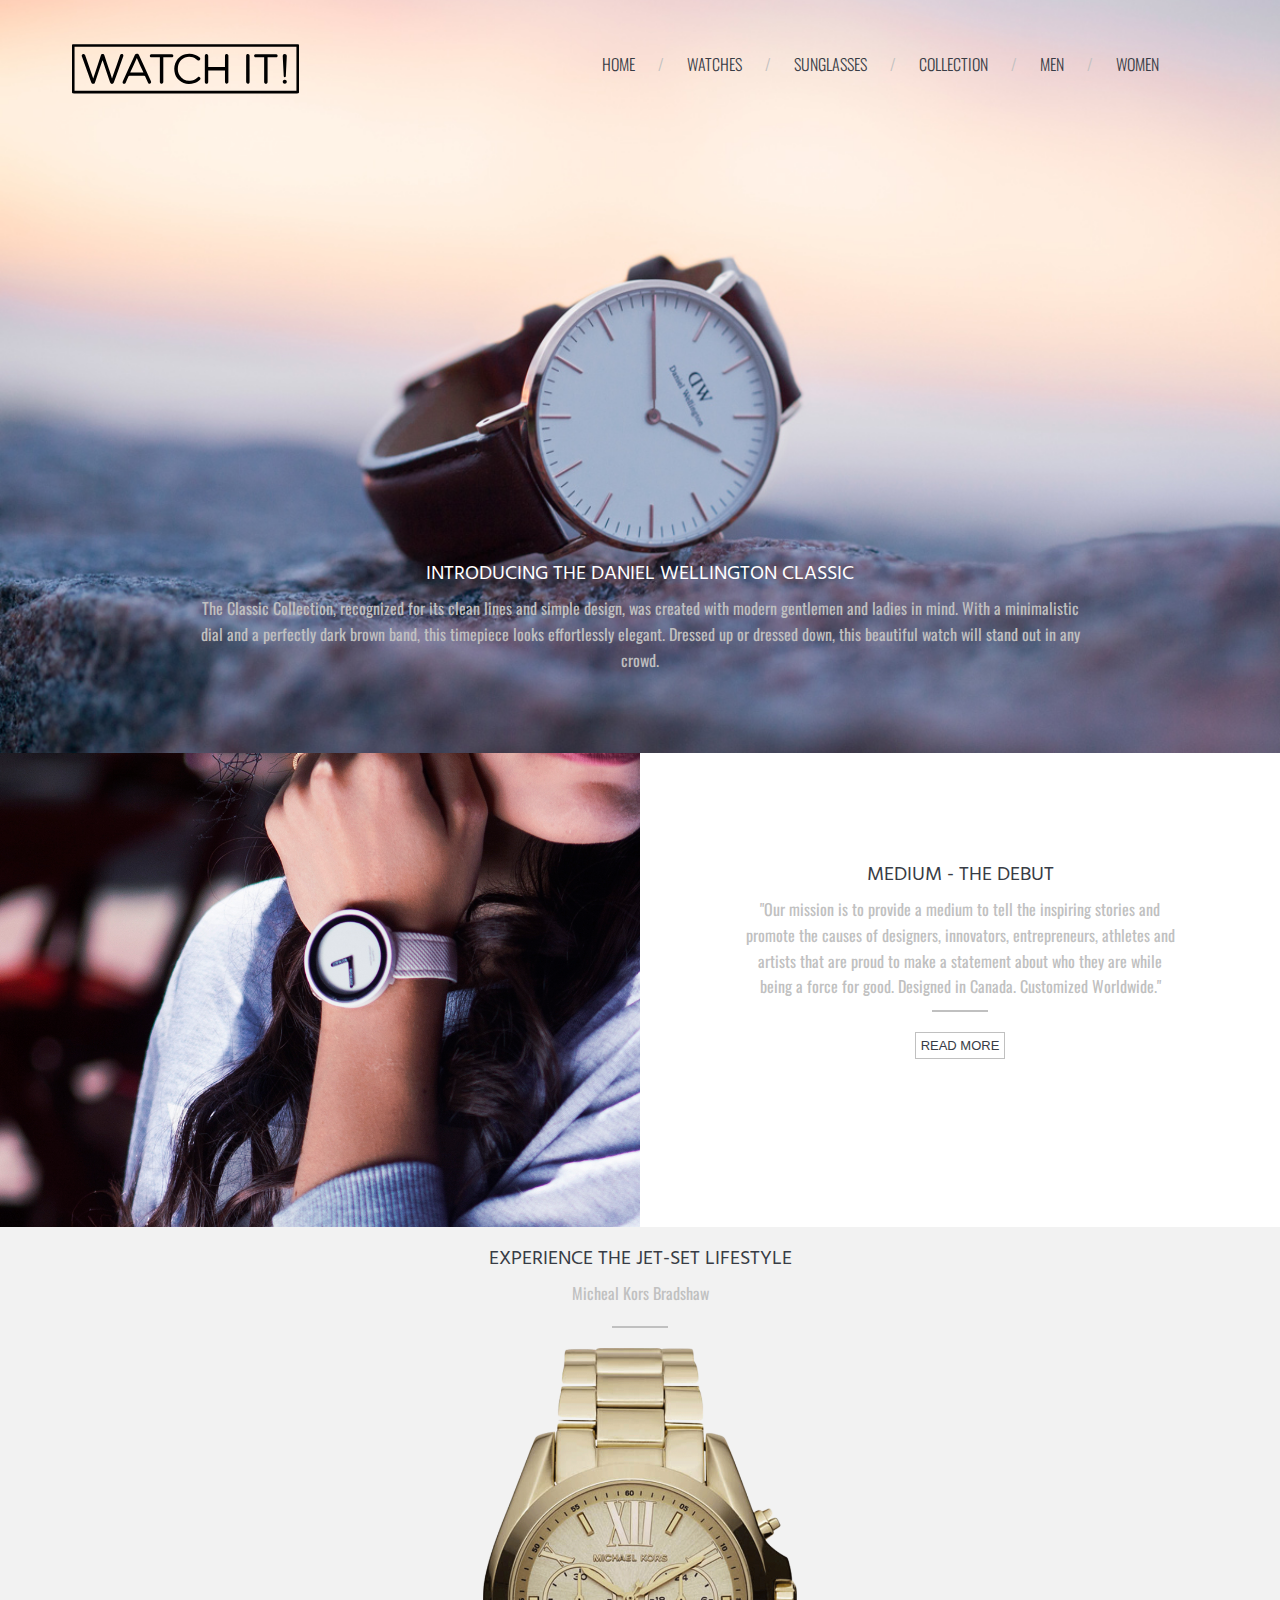
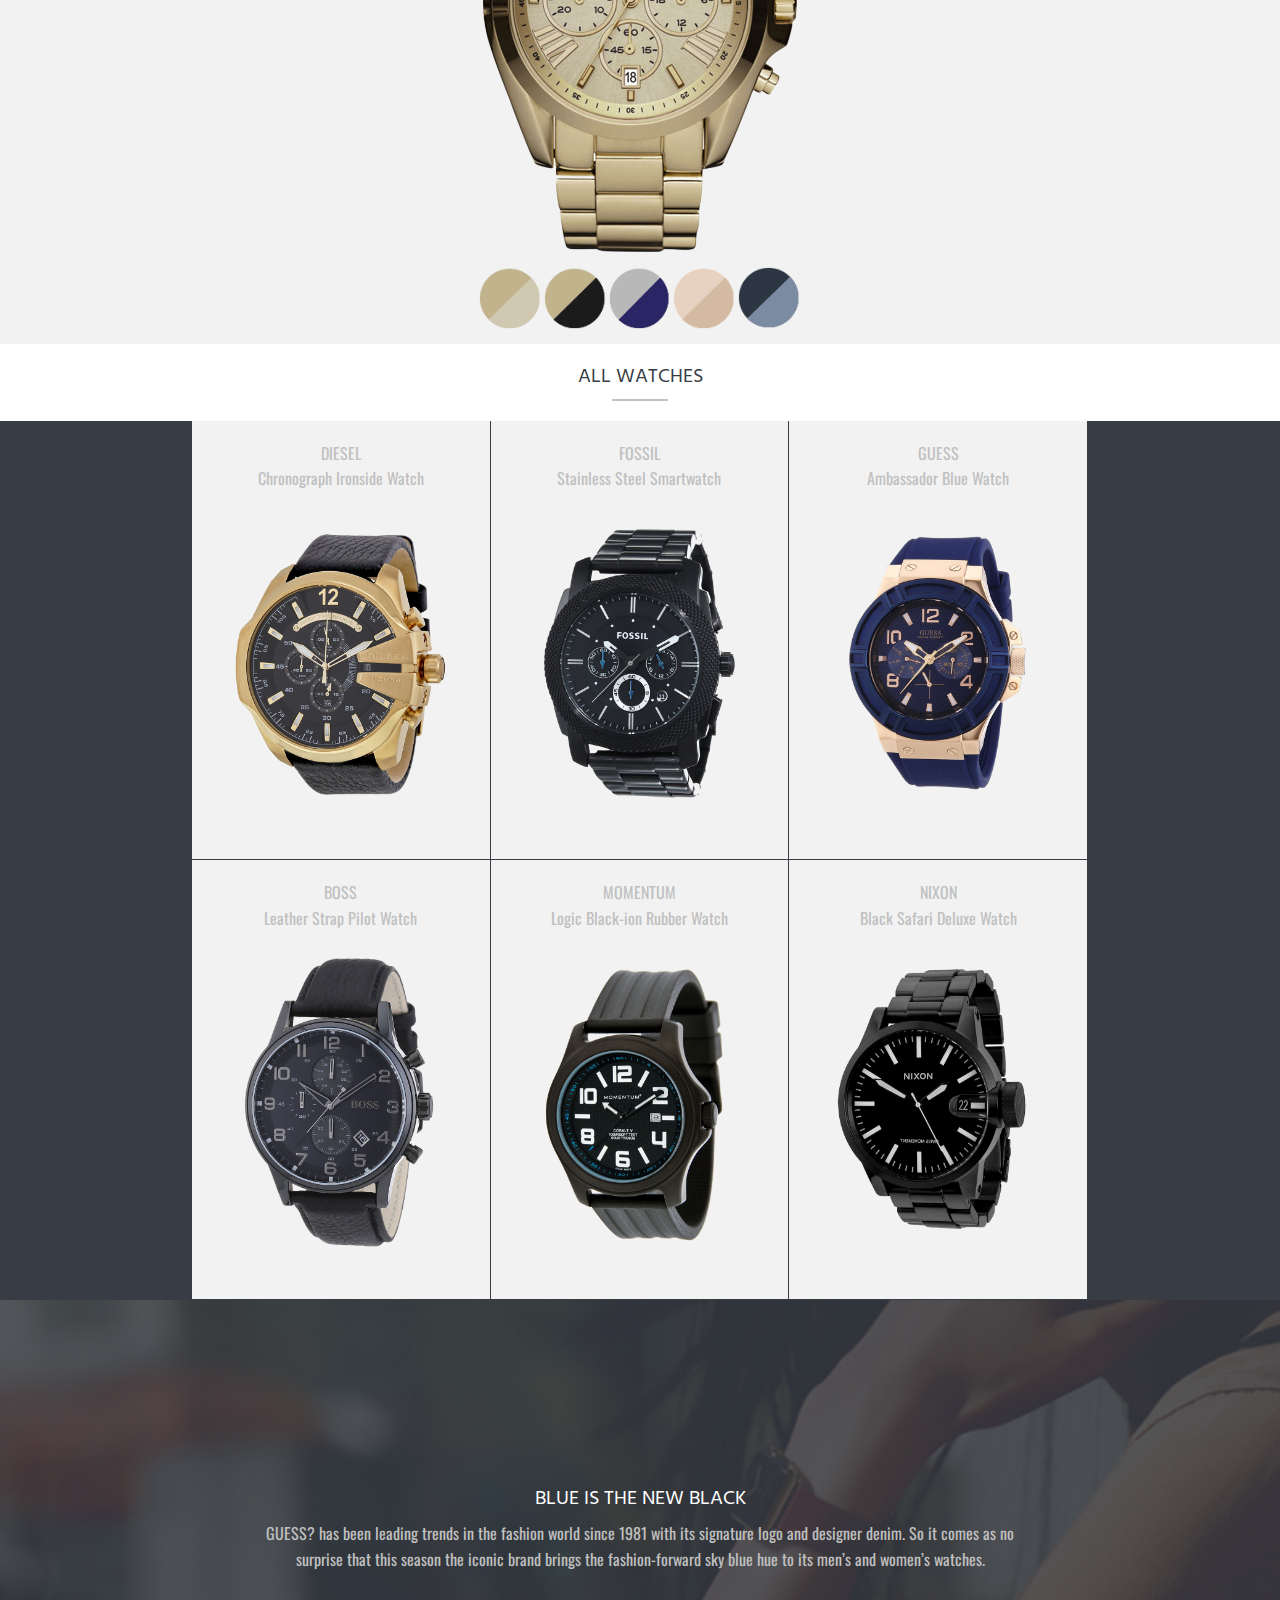
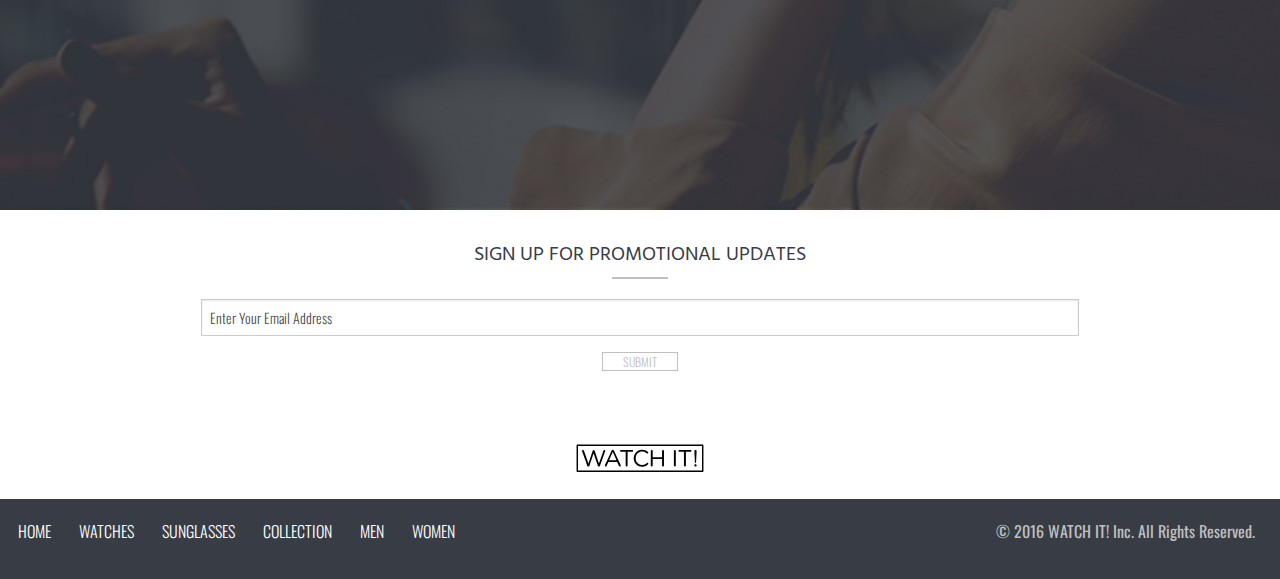
<file: watch_it/index.html>
<!doctype html>
<html class="no-js" lang="en">
  <head>
    <meta charset="utf-8" />
    <meta name="viewport" content="width=device-width, initial-scale=1.0" />
    <title>Watch It!</title>
    <link rel="stylesheet" href="css/normalize.css" />
    <link rel="stylesheet" href="css/foundation.css" />
    <link rel="stylesheet" href="css/app.css" />
    <script src="js/vendor/modernizr.js"></script>
    <script src="js/TweenMax.min.js"></script>
    <link href="https://fonts.googleapis.com/css?family=Hind%7COswald:300" rel="stylesheet">
  </head>
  <body>
    
    <h1 class="hide">Watch It!</h1>
    <header>
      <div class="row collapse">
        <div class="small-12 columns hide-for-medium-up">
          <nav class="top-bar" data-topbar>
            <ul class="title-area">
              <li class="name">
              </li>
              <li class="toggle-topbar menu-icon"><a href="#"><span></span></a></li>
            </ul>
                              
            <h2 class="hide">Mobile Navigation</h2>
              <ul id="mobileNav">
                <li><a href="index.html">HOME</a></li>
              <li><a href="#">WATCHES</a></li>
              <li><a href="#">SUNGLASSES</a></li>
              <li><a href="#">COLLECTION</a></li>
              <li><a href="#">MEN</a></li>
              <li><a href="#">WOMEN</a></li>
              </ul>
          </nav>
        </div>
      </div>

      <div id="logoCon">
        <div class="small-6 large-2 columns">
          <img src="images/logo.svg" alt="Watch It!" id="logo">
        </div>
      </div>
            
      <div class="row">
        <div class="medium-12 large-12 x-large-12 columns show-for-medium-up">
          <nav id="mainNav">
            <h2 class="hide">Main Navigation</h2>
            <ul>
              <li><a href="index.html">HOME</a> /</li>
              <li><a href="#">WATCHES</a> /</li>
              <li><a href="#">SUNGLASSES</a> /</li>
              <li><a href="#">COLLECTION</a> /</li>
              <li><a href="#">MEN</a> /</li>
              <li><a href="#">WOMEN</a></li>
            </ul>
          </nav>
        </div>
      </div>
      <div class="small-12 columns large-12 columns wide" id="headerImg">
            <img src="images/header_img.jpg" alt="Header Image" id="dwWatch">
            <h2 id="classicTitle">INTRODUCING THE DANIEL WELLINGTON CLASSIC</h2>
            <p id="classicPar">The Classic Collection, recognized for its clean lines and simple design, was created with modern gentlemen and ladies in mind. With a minimalistic dial and a perfectly dark brown band, this timepiece looks effortlessly elegant. Dressed up or dressed down, this beautiful watch will stand out in any crowd.</p>
      </div>
    </header>

    <section class="row" id="section1">
        <h2 class="hide">Medium Watch</h2>
        <div class="small-12 columns large-6 columns" id="medImgSec">
            <img src="images/watch_model.jpg" alt="Watch Model" id="watchModel">
        </div>
        <div class="small-12 columns large-6 columns" id="medText">
            <h2>MEDIUM - THE DEBUT</h2>
            <p id="medTextp">"Our mission is to provide a medium to tell the inspiring stories and promote the causes of designers, innovators, entrepreneurs, athletes and artists that are proud to make a statement about who they are while being a force for good. Designed in Canada. Customized Worldwide."</p>
            <img src="images/seperator.png" alt="Seperator" class="seperator"><br>
            <button class="readMore">READ MORE</button>
        </div>
    </section>

    <section class="row" id="promoSec">
        <h2 class="hide">Promoted Watch</h2>
        <div class="small-12 columns large-12 columns" id="promoWatch">
            <h2>EXPERIENCE THE JET-SET LIFESTYLE</h2>
            <p>Micheal Kors Bradshaw</p>
            <img src="images/seperator.png" alt="Seperator" class="seperator"><br>
            <img src="images/watch.png" alt="Promo Watch" id="mainWatch"><br>
              <img src="images/colour_01.png" alt="Colour 1" id="colour1" class="colour">
              <img src="images/colour_02.png" alt="Colour 2" id="colour2" class="colour">
              <img src="images/colour_03.png" alt="Colour 3" id="colour3" class="colour">
              <img src="images/colour_04.png" alt="Colour 4" id="colour4" class="colour">
              <img src="images/colour_05.png" alt="Colour 5" id="colour5" class="colour">
        </div>
    </section>

    <section class="row" id="productSec">
        <h2>ALL WATCHES</h2>

        <img src="images/seperator.png" alt="Seperator" class="seperator"><br>

          <div id="behindProd">

            <div id="prodEncased">

              <div class="small-6 columns large-4 columns prodInd" id="product1">
                <p>DIESEL<br>Chronograph Ironside Watch</p>
                <img src="images/diesel.png" alt="Diesel Watch" id="dieselImg">
              </div>
              
              <div class="small-6 columns large-4 columns prodInd" id="product2">
                <p>FOSSIL<br>Stainless Steel Smartwatch</p>
                <img src="images/fossil.png" alt="Fossil Watch" id="fossilImg">
              </div>

              <div class="small-6 columns large-4 columns prodInd" id="product3">
                <p>GUESS<br>Ambassador Blue Watch</p>
                <img src="images/guess.png" alt="Guess Watch" id="guessImg">
              </div>

              <div class="small-6 columns large-4 columns prodInd" id="product4">
                <p>BOSS<br>Leather Strap Pilot Watch</p>
                <img src="images/hugo_boss.png" alt="Hugo Boss Watch" id="bossImg">
              </div>

              <div class="small-6 columns large-4 columns prodInd" id="product5">
                <p>MOMENTUM<br>Logic Black-ion Rubber Watch</p>
                <img src="images/momentum.png" alt="Momentum Watch" id="momentumImg">
              </div>

              <div class="small-6 columns large-4 columns prodInd" id="product6">
                <p>NIXON<br>Black Safari Deluxe Watch</p>
                <img src="images/nixon.png" alt="Nixon Watch" id="nixonImg">
              </div>

            </div>

          </div>
    </section>

    <section class="row" id="guessFeature">
      <h2 class="hide">Guess Feature</h2>
        <div class="small-12 medium-12 large-12 columns" id="guessSec">
          <img src="images/divider_img.jpg" alt="Watch" id="dividerImg">
            <h2 id="guessTitle">BLUE IS THE NEW BLACK</h2>
            <p id="guessPar">GUESS? has been leading trends in the fashion world since 1981 with its signature logo and  designer denim. So it comes as no surprise that this season the iconic brand brings the fashion-forward sky blue hue to its men’s and women’s watches.</p>
        </div>
    </section>

    <section class="row">
        <h2 class="hide">Contact Section</h2>
        <div class="small-12 columns large-12 columns" id="newsletter">
            <h2>SIGN UP FOR PROMOTIONAL UPDATES</h2>
            <img src="images/seperator.png" alt="Seperator" class="seperator">
            <form>
              <input type="text" value="Enter Your Email Address">
              <input type="submit" id="mysubmit" value="SUBMIT"/>
            </form>
        </div>
        <div class="small-4 small-centered large-2 large-centered columns" id="logoBot">
            <img src="images/logo.svg" alt="Watch It! Logo" id="botLogo">
        </div>
    </section>

    <footer id="footerCon">
      <nav id="footerNav">
            <h2 class="hide">Footer Navigation</h2>
            <ul>
              <li><a href="index.html">HOME</a></li>
              <li><a href="#">WATCHES</a></li>
              <li><a href="#">SUNGLASSES</a></li>
              <li><a href="#">COLLECTION</a></li>
              <li><a href="#">MEN</a></li>
              <li><a href="#">WOMEN</a></li>
            </ul>
          </nav>

          <p id="copyright">© 2016 WATCH IT! Inc. All Rights Reserved.</p>
    </footer>
    
    <script src="js/main.js"></script>
    <script src="js/vendor/jquery.js"></script>
    <script src="js/foundation.min.js"></script>
    <script>
      $(document).foundation();
    </script>
  </body>
</html>
</file>
<file: watch_it/css/app.css>
h2
{
	font-family: 'Hind', sans-serif;
	font-size: 20px;
	color: #383c45;
	text-align: center;
	padding-top: 15px;
}

body
{
	font-family: 'Oswald', sans-serif;
	font-size: 12px;
	font-weight: 300;
	color: #c0c0c0;
	text-align: center;
}

a
{
	text-decoration: none;
	outline: 0;
	transition: all .2s linear;
}

.top-bar
{
	background: none;
	text-align: center;
	z-index: 150;
}

.top-bar.expanded .title-area
{
	background: none;
	z-index: 150;	
}

.top-bar .toggle-topbar.menu-icon a span::after 
{
	box-shadow: 0 0 0 2px #383c45, 0 7px 0 2px #383c45, 0 14px 0 2px #383c45;	
}

#mobileNav li a 
{
	display: block;
	color: #383c45;
	padding: 5px 0 5px;
	background-color: #fff;
}

#mobileNav li
{
	border-bottom: 1px solid #c0c0c0;
}

#mobileNav li:first-child
{
	border-top: 1px solid #c0c0c0;
}

#mobileNav li:last-child
{
	margin-bottom: 50px;
}

#mobileNav
{
	margin: 0 auto;
}

#logo
{
	z-index: 150;
	margin-top: -50px;
	margin-left: -30px;
	max-width: 80%;
}

#headerImg
{
	padding: 0;
	margin-top: -90px;
	z-index: -150;
}

#dwWatch
{
	width: 100%;
	height: auto;
}

#medImgSec
{
	padding: 0;
	margin: 0;
}

#watchModel
{
	width: 100%;
	height: auto;
}

.seperator
{
	padding-bottom: 20px;
}

button
{
	border: 1px solid #c0c0c0;
	background-color: #fff;
	color: #383c45;
	padding: 5px;
	font-size: 13px;
}

button:hover
{
	background-color: #fff;
	color: #383c45;
}

#promoSec
{
	background-color: #f2f2f2;
	margin-top: 25px;
	padding-bottom: 15px;
}

#mainWatch
{
	max-width: 70%;
}

.colour
{
	width: 10%;
	margin-top: 15px;
}

.prodInd
{
	background-color: #f2f2f2;
	border-right:  0.5px solid #383c45;
	border-bottom:  0.5px solid #383c45;
}

.prodInd p
{
	margin: 20px 0 -25px 0;
}

#guessSec
{
	padding: 0;
	margin: 0;
}

#dividerImg
{
	width: 100%;
	height: auto;
}

#guessTitle
{
	color: #fff;
	margin-top: -160px;
}

#mysubmit
{
	background-color: #fff;
	border: 1px solid #c0c0c0;
	padding:  0 20px 0 20px;
}

form
{
	margin-bottom: 60px;
}

#logoBot
{
	max-width: 80%;
	margin: 0 auto;
}

#botLogo
{
	margin:  0 auto;
}

#footerCon
{
	background-color: #383c45;
	padding-top: 20px;
	padding-bottom: 3px;
}

#footerNav ul
{
	list-style: none;
	padding-bottom: 10px;
}

#footerNav ul li
{
	padding-bottom: 10px;
}

#footerNav ul li a
{
	color:  #fff;
}

#footerNav ul li a:hover
{
	color: #fff;
}

@media screen and (min-width:37.25em)
{

	#logo
	{
		z-index: 100;
		max-width: 70%;
	}

	#headerImg
	{
		padding: 0;
		margin-top: -100px;
		z-index: -150;
	}

	#classicPar
	{
		padding: 0;
		margin: 0;
	}

}

@media screen and (min-width:40.063em)
{

	#logo
	{
		max-width: 50%;
		margin: 20px 0 0 -100px;
	}

	#mainNav
	{
		float: right;
		margin:  -60px 10px 0 0;
	}

	#mainNav ul
	{
		list-style: none;
		padding-bottom: 10px;
	}

	#mainNav ul li
	{
		padding-bottom: 10px;
		display: inline;
	}

	#mainNav ul li a
	{
		color:  #383c45;
	}

	#mainNav ul li a:hover
	{
		color: #383c45;
	}

	#headerImg
	{
		margin-top: -150px;
		z-index: -100;
	}

	#classicTitle
	{
		color: #fff;
		margin-top: -130px;
	}

	#mainWatch
	{
		max-width: 40%;
	}

	#productSec
	{
		width: 100%;
		margin-top: 0;
   		margin-left: auto;
   		margin-right: auto;
   		max-width: initial;
	}

	#behindProd
	{
		width: 100%;
		margin-top: 0;
   		margin-left: auto;
   		margin-right: auto;
   		max-width: initial;
		background-color: #383c45;
		min-height: 100%;
		float: left;
	}

	#prodEncased
	{
		width: 80%;
		margin: 0 auto;
	}

	.prodInd
	{
		border-right:  0.5px solid #383c45;
		border-bottom:  0.5px solid #383c45;
	}

	#guessFeature
	{
		width: 100%;
		margin-top: 0;
   		margin-left: auto;
   		margin-right: auto;
   		max-width: initial;
	}

	#guessSec
	{
		width: 100%;
		margin-top: 0;
   		margin-left: auto;
   		margin-right: auto;
   		max-width: initial;
	}

	#dividerImg
	{
		width: 100%;
		margin-top: 0;
   		margin-left: auto;
   		margin-right: auto;
   		max-width: initial;
	}

	#guessTitle
	{
		color: #fff;
		margin-top: -250px;
	}

	#guessPar
	{
		padding-bottom: 150px;
		width: 50%;
		margin: 0 auto;
	}

	#footerCon
	{
		min-height: 80px;
	}

	#footerNav
	{
		float: left;
	}

	#footerNav ul
	{
		list-style: none;
		padding-bottom: 10px;
	}

	#footerNav ul li
	{
		padding-bottom: 10px;
		display: inline;
	}

	#footerNav ul li a
	{
		color:  #fff;
	}

	#copyright
	{
		float: right;
		padding-right: 25px;
	}

}

@media screen and (min-width:56.188em)
{

	#section1
	{
		width: 100%;
   		margin-left: auto;
   		margin-right: auto;
   		max-width: initial;
	}

	#promoSec
	{
		background-color: #f2f2f2;
		width: 100%;
		margin-top: 0;
   		margin-left: auto;
   		margin-right: auto;
   		max-width: initial;
	}

	#classicTitle
	{
		margin-top: -200px;
	}

	#classicPar
	{
		width: 70%;
		margin: 0 auto;
		padding-bottom: 20px;
	}

	#mainWatch
	{
		max-width: 25%;
	}

	.colour
	{
		width: 5%;
	}

	#footerNav ul li
	{
		padding-right: 25px;
	}

}

@media screen and (min-width:64.063em)
{

	#logo
	{
		max-width: 120%;
		margin: 20px 0 0 60px;
	}

	#mainNav
	{
		float: right;
		margin: -90px -100px 0 0;
	}

	#mainNav ul
	{
		list-style: none;
		padding-bottom: 10px;
	}

	#mainNav ul li
	{
		padding-bottom: 10px;
		display: inline;
	}

	#mainNav ul li a
	{
		color:  #383c45;
		padding: 0 20px 0 20px;
	}

	#mainNav ul li a:hover
	{
		color: #fff;
	}

	#headerImg
	{
		margin-top: -170px;
		z-index: -100;
	}

	#classicTitle
	{
		margin-top: -280px;
	}

	#classicPar
	{
		width: 70%;
		margin: 0 auto;
		padding-bottom: 80px;
	}

	#section1
	{
		width: 100%;
		margin-left: auto;
		margin-right: auto;
		max-width: initial;
	}

	#medImgSec
	{
		width: 50%;
		height: auto;
		display: inline;
		float: left;
	}

	#watchModel
	{
		width: 100%;
		height: auto;
		display: inline;
		float: left;
	}

	#medText
	{
		width: 50%;
		height: auto;
		display: inline;
		float: right;
		vertical-align: middle;
		padding-top: 90px;
		background-color: #fff;
	}

	#medTextp
	{
		width: 70%;
		margin: 0 auto;
		padding-bottom: 10px;
	}

	button:hover
	{
		background-color: #383c45;
		color: #fff;
	}

	#promoSec
	{
		background-color: #f2f2f2;
		width: 100%;
		margin-top: 0;
		margin-left: auto;
		margin-right: auto;
		max-width: initial;
	}

	#mainWatch
	{
		max-width: 25%;
	}

	.colour
	{
		width: 5%;
	}

	.colour:hover
	{
		transition: width 0.2s ease;
		width: 4.5%;
	}

	#prodEncased
	{
		width: 70%;
		margin: 0 auto;
	}

	.prodInd:hover
	{
		background-color: #fff;
	}

	#guessTitle
	{
		margin-top: -340px;
	}

	#guessPar
	{
		padding-bottom: 250px;
		width: 60%;
		margin: 0 auto;
	}

	#footerNav ul li a:hover
	{
		color: #c0c0c0;
	}

}
</file>
